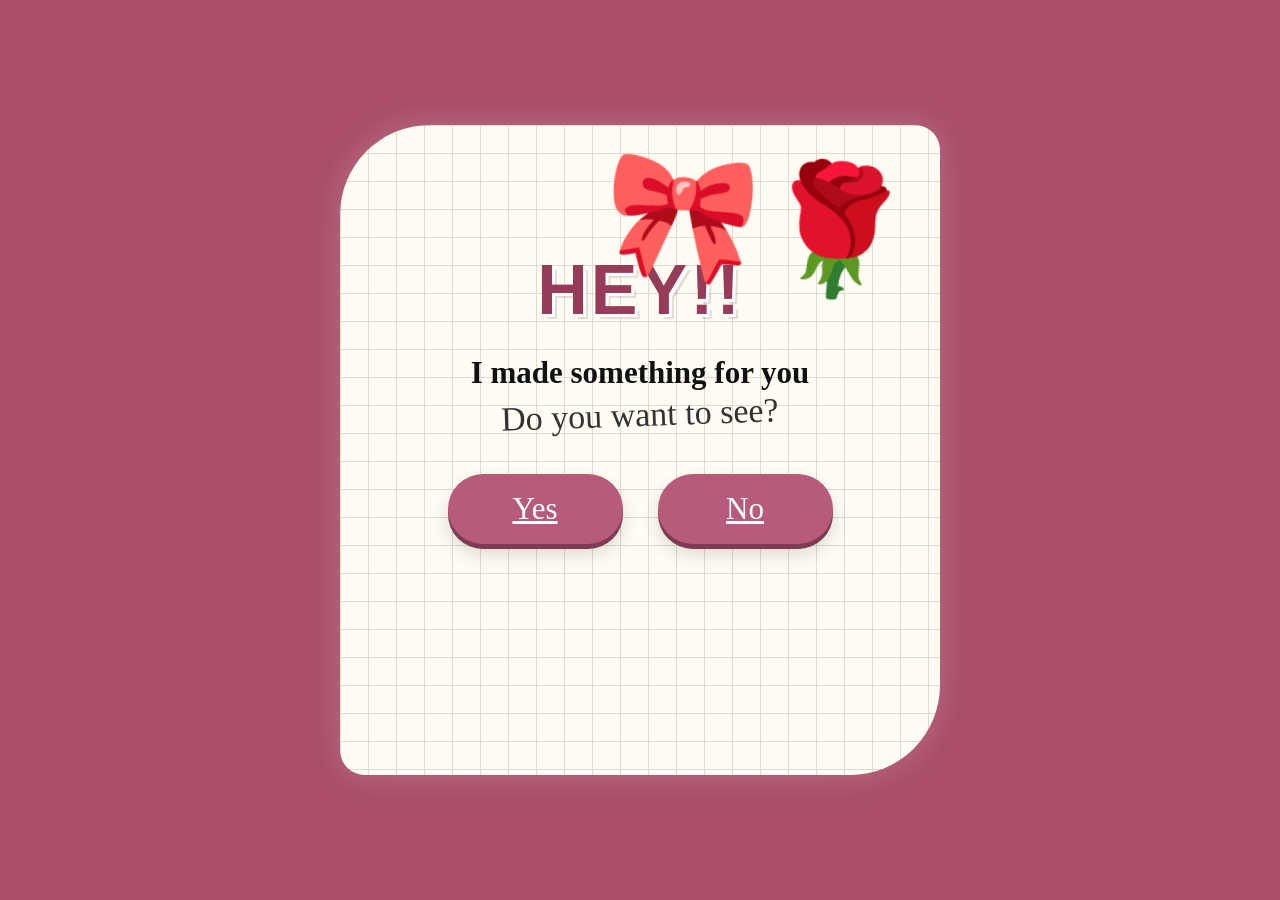
<file: Index.html>
<!DOCTYPE html>
<html lang="en">
<head>
<meta charset="UTF-8">
<meta name="viewport" content="width=device-width, initial-scale=1.0">

<title>Hey!! 💗</title>

<style>

*{
    margin:0;
    padding:0;
    box-sizing:border-box;
}

body{
    min-height:100vh;
    background:#000;
    display:flex;
    justify-content:center;
    align-items:center;
    overflow:hidden;
    font-family:Arial, sans-serif;
}


/* PINK BACKGROUND */

body::before{
    content:"";
    position:fixed;
    inset:0;
    background:#a94d69;
    z-index:-2;
}


/* PAPER */

.card{
    position:relative;

    width:94%;
    max-width:600px;
    height:650px;

    background-color:#fffdf3;

    background-image:
        linear-gradient(#dedbd0 1px, transparent 1px),
        linear-gradient(90deg,#dedbd0 1px,transparent 1px);

    background-size:28px 28px;

    border-radius:
        90px 25px 90px 25px;

    display:flex;
    flex-direction:column;
    align-items:center;

    padding-top:55px;

    box-shadow:
        0 0 35px rgba(255,255,255,.2);

    overflow:hidden;

    animation:cardIn 1s ease;
}


/* DOG */

.dog{
    position:absolute;

    right:25px;
    top:25px;

    font-size:125px;

    transform:rotate(5deg);

    animation:dogFloat 3s ease-in-out infinite;
}

/* HEY */

.hey{
    margin-top:70px;

    font-size:70px;

    font-weight:900;

    letter-spacing:3px;

    color:#963c58;

    text-shadow:
        3px 3px white,
        5px 5px rgba(100,30,50,.15);

    animation:heyPop 1s ease;
}


/* MESSAGE */

.message{
    margin-top:25px;

    font-family:cursive;

    font-size:31px;

    font-weight:bold;

    text-align:center;

    color:#111;

    animation:fadeUp 1.2s ease;
}


/* QUESTION */

.question{
    margin-top:5px;

    font-family:cursive;

    font-size:34px;

    color:#333;

    transform:rotate(-2deg);

    animation:fadeUp 1.4s ease;
}


/* BUTTONS */

.buttons{
    display:flex;

    gap:35px;

    margin-top:40px;

    z-index:5;

    animation:fadeUp 1.6s ease;
}


button{
    width:175px;

    padding:17px 25px;

    border:none;

    border-radius:50px;

    background:#b65b79;

    color:white;

    font-family:Georgia,serif;

    font-size:31px;

    text-decoration:underline;

    cursor:pointer;

    box-shadow:
        0 5px 0 #803a52,
        0 10px 20px rgba(0,0,0,.15);

    transition:.2s;
}


button:hover{
    transform:translateY(-5px) scale(1.04);
}


button:active{
    transform:translateY(4px);

    box-shadow:
        0 2px 0 #803a52;
}


/* ANIMATIONS */

@keyframes cardIn{

    from{
        opacity:0;
        transform:scale(.75) rotate(-5deg);
    }

    to{
        opacity:1;
        transform:scale(1) rotate(0);
    }

}


@keyframes heyPop{

    0%{
        opacity:0;
        transform:scale(.3);
    }

    70%{
        transform:scale(1.15);
    }

    100%{
        opacity:1;
        transform:scale(1);
    }

}


@keyframes fadeUp{

    from{
        opacity:0;
        transform:translateY(30px);
    }

    to{
        opacity:1;
        transform:translateY(0);
    }

}


@keyframes dogFloat{

    0%,100%{
        transform:translateY(0) rotate(5deg);
    }

    50%{
        transform:translateY(-12px) rotate(-3deg);
    }

}


/* MOBILE */

@media(max-width:500px){

    .card{
        height:600px;
    }

    .dog{
        font-size:90px;
        right:15px;
        top:30px;
    }

    .hey{
        font-size:57px;
        margin-top:65px;
    }

    .message{
        font-size:25px;
        margin-top:30px;
    }

    .question{
        font-size:28px;
    }

    .buttons{
        gap:15px;
        margin-top:35px;
    }

    button{
        width:140px;
        font-size:27px;
        padding:15px 15px;
    }

}

</style>

</head>


<body>

<div class="card">

    <!-- Cute Dog -->
    <div class="dog">🎀🌹</div>


    <!-- HEY -->
    <div class="hey">
        HEY!!
    </div>


    <!-- MESSAGE -->
    <div class="message">
        I made something for you
    </div>


    <!-- QUESTION -->
    <div class="question">
        Do you want to see?
    </div>


    <!-- BUTTONS -->
    <div class="buttons">

        <button onclick="goYes()">
            Yes
        </button>

        <button onclick="goNo()">
            No
        </button>

    </div>

</div>


<script>

function goYes(){

    window.location.href="goodgirl.html";

}


function goNo(){

    window.location.href="dare.html";

}

</script>

</body>
</html>
</file>
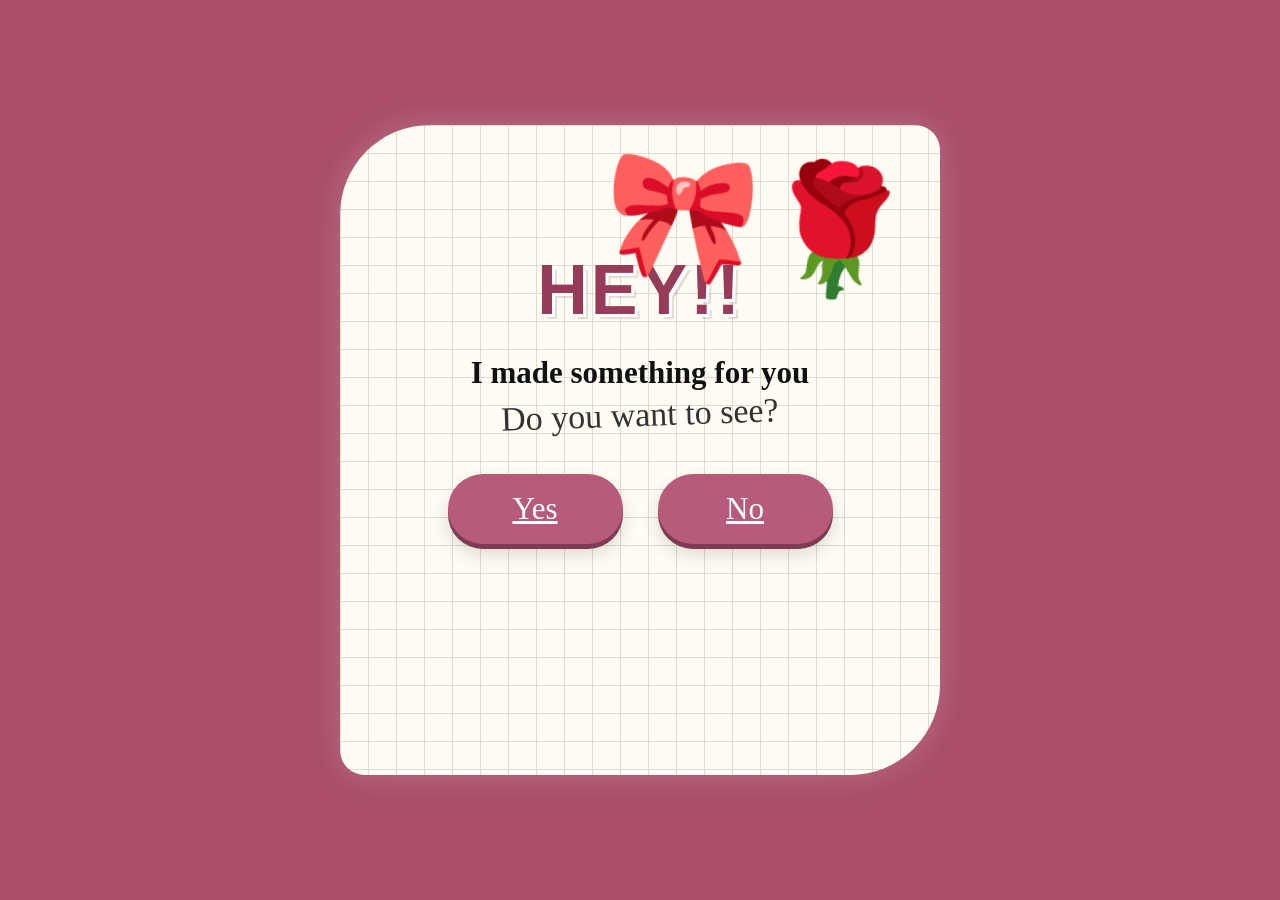
<file: index.html>
<!DOCTYPE html>
<html lang="en">
<head>
<meta charset="UTF-8">
<meta name="viewport" content="width=device-width, initial-scale=1.0">

<title>Hey!! 💗</title>

<style>

*{
    margin:0;
    padding:0;
    box-sizing:border-box;
}

body{
    min-height:100vh;
    background:#000;
    display:flex;
    justify-content:center;
    align-items:center;
    overflow:hidden;
    font-family:Arial, sans-serif;
}


/* PINK BACKGROUND */

body::before{
    content:"";
    position:fixed;
    inset:0;
    background:#a94d69;
    z-index:-2;
}


/* PAPER */

.card{
    position:relative;

    width:94%;
    max-width:600px;
    height:650px;

    background-color:#fffdf3;

    background-image:
        linear-gradient(#dedbd0 1px, transparent 1px),
        linear-gradient(90deg,#dedbd0 1px,transparent 1px);

    background-size:28px 28px;

    border-radius:
        90px 25px 90px 25px;

    display:flex;
    flex-direction:column;
    align-items:center;

    padding-top:55px;

    box-shadow:
        0 0 35px rgba(255,255,255,.2);

    overflow:hidden;

    animation:cardIn 1s ease;
}


/* DOG */

.dog{
    position:absolute;

    right:25px;
    top:25px;

    font-size:125px;

    transform:rotate(5deg);

    animation:dogFloat 3s ease-in-out infinite;
}

/* HEY */

.hey{
    margin-top:70px;

    font-size:70px;

    font-weight:900;

    letter-spacing:3px;

    color:#963c58;

    text-shadow:
        3px 3px white,
        5px 5px rgba(100,30,50,.15);

    animation:heyPop 1s ease;
}


/* MESSAGE */

.message{
    margin-top:25px;

    font-family:cursive;

    font-size:31px;

    font-weight:bold;

    text-align:center;

    color:#111;

    animation:fadeUp 1.2s ease;
}


/* QUESTION */

.question{
    margin-top:5px;

    font-family:cursive;

    font-size:34px;

    color:#333;

    transform:rotate(-2deg);

    animation:fadeUp 1.4s ease;
}


/* BUTTONS */

.buttons{
    display:flex;

    gap:35px;

    margin-top:40px;

    z-index:5;

    animation:fadeUp 1.6s ease;
}


button{
    width:175px;

    padding:17px 25px;

    border:none;

    border-radius:50px;

    background:#b65b79;

    color:white;

    font-family:Georgia,serif;

    font-size:31px;

    text-decoration:underline;

    cursor:pointer;

    box-shadow:
        0 5px 0 #803a52,
        0 10px 20px rgba(0,0,0,.15);

    transition:.2s;
}


button:hover{
    transform:translateY(-5px) scale(1.04);
}


button:active{
    transform:translateY(4px);

    box-shadow:
        0 2px 0 #803a52;
}


/* ANIMATIONS */

@keyframes cardIn{

    from{
        opacity:0;
        transform:scale(.75) rotate(-5deg);
    }

    to{
        opacity:1;
        transform:scale(1) rotate(0);
    }

}


@keyframes heyPop{

    0%{
        opacity:0;
        transform:scale(.3);
    }

    70%{
        transform:scale(1.15);
    }

    100%{
        opacity:1;
        transform:scale(1);
    }

}


@keyframes fadeUp{

    from{
        opacity:0;
        transform:translateY(30px);
    }

    to{
        opacity:1;
        transform:translateY(0);
    }

}


@keyframes dogFloat{

    0%,100%{
        transform:translateY(0) rotate(5deg);
    }

    50%{
        transform:translateY(-12px) rotate(-3deg);
    }

}


/* MOBILE */

@media(max-width:500px){

    .card{
        height:600px;
    }

    .dog{
        font-size:90px;
        right:15px;
        top:30px;
    }

    .hey{
        font-size:57px;
        margin-top:65px;
    }

    .message{
        font-size:25px;
        margin-top:30px;
    }

    .question{
        font-size:28px;
    }

    .buttons{
        gap:15px;
        margin-top:35px;
    }

    button{
        width:140px;
        font-size:27px;
        padding:15px 15px;
    }

}

</style>

</head>


<body>

<div class="card">

    <!-- Cute Dog -->
    <div class="dog">🎀🌹</div>


    <!-- HEY -->
    <div class="hey">
        HEY!!
    </div>


    <!-- MESSAGE -->
    <div class="message">
        I made something for you
    </div>


    <!-- QUESTION -->
    <div class="question">
        Do you want to see?
    </div>


    <!-- BUTTONS -->
    <div class="buttons">

        <button onclick="goYes()">
            Yes
        </button>

        <button onclick="goNo()">
            No
        </button>

    </div>

</div>


<script>

function goYes(){

    window.location.href="goodgirl.html";

}


function goNo(){

    window.location.href="dare.html";

}

</script>

</body>
</html>
</file>
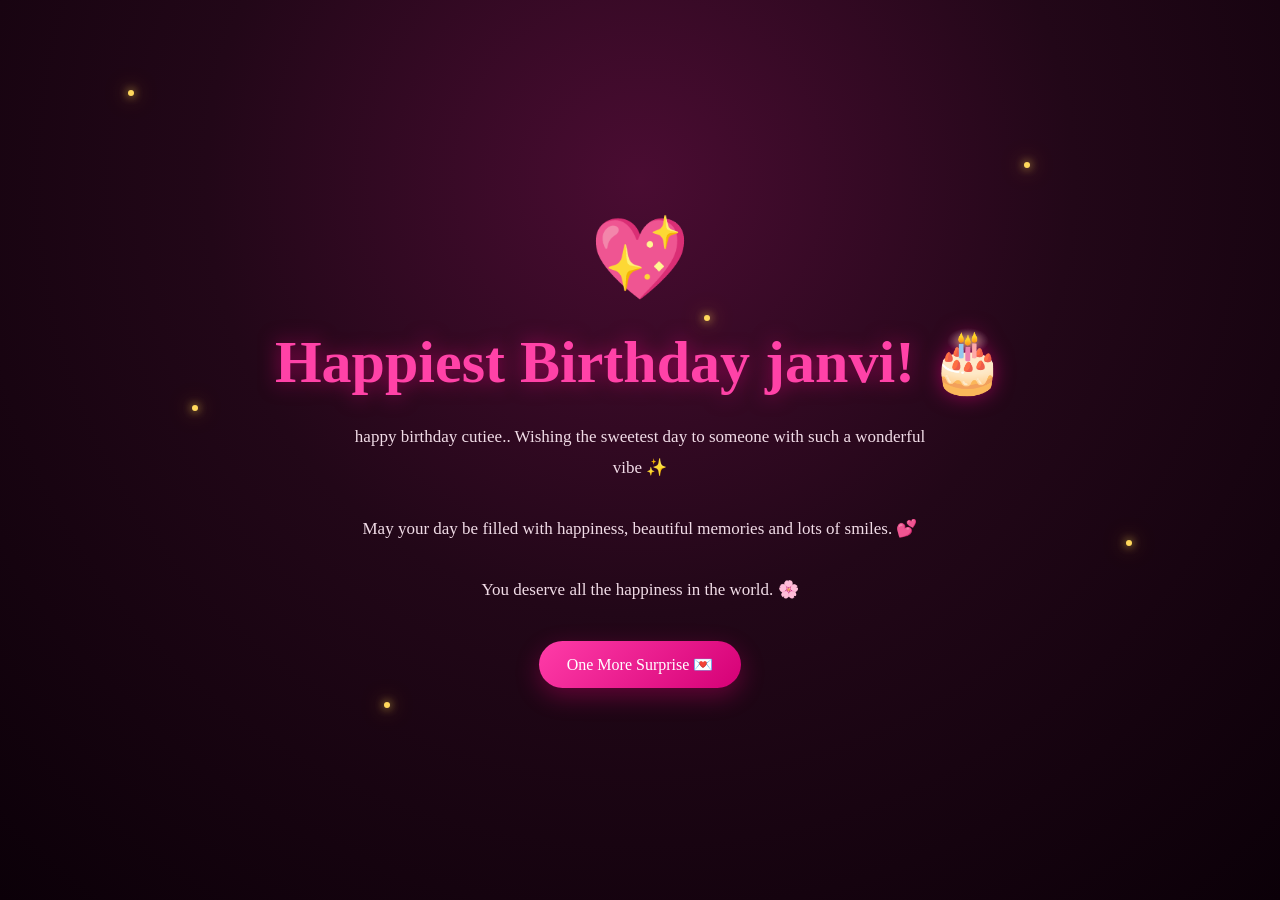
<file: 2Surprise.html>
<!DOCTYPE html>
<html lang="en">

<head>

<meta charset="UTF-8">

<meta
    name="viewport"
    content="width=device-width, initial-scale=1.0"
>

<title>Happy Birthday ❤️</title>


<style>
  /* =========================
   FLOATING BALLOONS
========================= */

.balloons {
    position: fixed;
    inset: 0;
    width: 100%;
    height: 100%;
    overflow: hidden;
    pointer-events: none;
    z-index: 1;
}

.balloon {
    position: absolute;
    width: 55px;
    height: 75px;
    border-radius: 50%;
    opacity: 0.9;

    animation: balloonFloat 10s linear infinite;
}

/* Balloon string */

.balloon::after {
    content: "";
    position: absolute;
    width: 1px;
    height: 75px;
    background: rgba(255,255,255,0.45);

    left: 50%;
    top: 72px;
}

/* Balloon knot */

.balloon::before {
    content: "";
    position: absolute;

    left: 50%;
    bottom: -7px;

    transform: translateX(-50%);

    width: 0;
    height: 0;

    border-left: 7px solid transparent;
    border-right: 7px solid transparent;
    border-top: 9px solid currentColor;
}


/* Different balloons */

.b1 {
    left: 5%;
    bottom: -100px;
    background: #ff4f91;
    color: #ff4f91;
    animation-delay: 0s;
}

.b2 {
    left: 18%;
    bottom: -150px;
    background: #a94de8;
    color: #a94de8;
    animation-delay: 2s;
}

.b3 {
    left: 35%;
    bottom: -120px;
    background: #ff3f7f;
    color: #ff3f7f;
    animation-delay: 4s;
}

.b4 {
    left: 52%;
    bottom: -180px;
    background: #ffb52e;
    color: #ffb52e;
    animation-delay: 1s;
}

.b5 {
    left: 68%;
    bottom: -100px;
    background: #e94b83;
    color: #e94b83;
    animation-delay: 5s;
}

.b6 {
    left: 82%;
    bottom: -160px;
    background: #9b45dc;
    color: #9b45dc;
    animation-delay: 3s;
}

.b7 {
    left: 92%;
    bottom: -130px;
    background: #ff4d6d;
    color: #ff4d6d;
    animation-delay: 6s;
}

.b8 {
    left: 45%;
    bottom: -200px;
    background: #ff6b35;
    color: #ff6b35;
    animation-delay: 7s;
}


/* Floating animation */

@keyframes balloonFloat {

    0% {
        transform: translateY(0) rotate(-3deg);
    }

    25% {
        transform: translateY(-30vh) rotate(3deg);
    }

    50% {
        transform: translateY(-60vh) rotate(-3deg);
    }

    75% {
        transform: translateY(-90vh) rotate(3deg);
    }

    100% {
        transform: translateY(-125vh) rotate(-3deg);
    }

}
  /* =========================
   FALLING PARTY CONFETTI
========================= */

.confetti-container {
    position: fixed;
    inset: 0;
    width: 100%;
    height: 100%;
    overflow: hidden;
    pointer-events: none;
    z-index: 50;
}

.confetti {
    position: absolute;
    top: -40px;
    width: 12px;
    height: 18px;
    opacity: 0;
    animation: confettiFall linear forwards;
}

/* Different party shapes */
.confetti.square {
    border-radius: 2px;
}

.confetti.circle {
    border-radius: 50%;
    width: 11px;
    height: 11px;
}

.confetti.ribbon {
    width: 7px;
    height: 25px;
    border-radius: 50%;
    transform: rotate(25deg);
}

@keyframes confettiFall {

    0% {
        transform:
            translateY(-50px)
            rotate(0deg)
            translateX(0);
        opacity: 0;
    }

    10% {
        opacity: 1;
    }

    50% {
        transform:
            translateY(50vh)
            rotate(180deg)
            translateX(35px);
        opacity: 1;
    }

    100% {
        transform:
            translateY(115vh)
            rotate(500deg)
            translateX(-35px);
        opacity: 0;
    }
}

/* =========================
   BASIC
========================= */

* {
    margin: 0;
    padding: 0;
    box-sizing: border-box;
}

html,
body {
    width: 100%;
    min-height: 100%;
}

body {

    min-height: 100vh;

    overflow-x: hidden;

    font-family: Georgia, serif;

    color: white;

    background:

        radial-gradient(
            circle at 50% 20%,
            #4a0c32,
            #220718 45%,
            #0b0008 100%
        );
}


/* =========================
   STARS
========================= */

.star {

    position: fixed;

    width: 6px;
    height: 6px;

    border-radius: 50%;

    background: #ffd85c;

    box-shadow:
        0 0 10px #ffd85c,
        0 0 22px #ff9c00;

    animation:
        blink 2s infinite alternate;

    z-index: 2;
}


.s1 {
    top: 10%;
    left: 10%;
}

.s2 {
    top: 18%;
    left: 80%;
    animation-delay: .5s;
}

.s3 {
    top: 45%;
    left: 15%;
    animation-delay: 1s;
}

.s4 {
    top: 60%;
    left: 88%;
    animation-delay: .3s;
}

.s5 {
    top: 78%;
    left: 30%;
    animation-delay: .8s;
}

.s6 {
    top: 35%;
    left: 55%;
    animation-delay: 1.3s;
}


@keyframes blink {

    from {
        opacity: .2;
        transform: scale(.7);
    }

    to {
        opacity: 1;
        transform: scale(1.5);
    }
}
  .onemore-btn {

    display: inline-block;

    margin-top: 35px;

    padding: 14px 28px;

    border-radius: 30px;

    background:
        linear-gradient(
            135deg,
            #ff3ca8,
            #d50076
        );

    color: white;

    text-decoration: none;

    font-size: 16px;

    box-shadow:
        0 8px 25px
        rgba(255,0,130,.3);

    transition: .3s;
}

.onemore-btn:active {

    transform: scale(.94);

}


/* =========================
   MAIN CONTENT
========================= */

.main {

    min-height: 100vh;

    padding: 40px 25px;

    display: flex;

    flex-direction: column;

    justify-content: center;

    align-items: center;

    text-align: center;

    position: relative;

    z-index: 5;
}


/* Heart */

.heart {

    font-size: 80px;

    animation:
        heartbeat 1.4s infinite;
}


@keyframes heartbeat {

    0%,
    100% {
        transform: scale(1);
    }

    50% {
        transform: scale(1.18);
    }
}


/* Heading */

h1 {

    margin-top: 20px;

    font-size:
        clamp(35px, 9vw, 60px);

    color: #ff42a7;

    text-shadow:
        0 0 20px rgba(255,0,140,.5);
}


/* Message */

.message {

    max-width: 600px;

    margin-top: 25px;

    line-height: 1.8;

    font-size: 17px;

    color: #f1dce7;
}


/* Button */

button {

    margin-top: 35px;

    padding:
        14px 28px;

    border: none;

    border-radius: 30px;

    background:
        linear-gradient(
            135deg,
            #ff3ca8,
            #d50076
        );

    color: white;

    font-size: 16px;

    cursor: pointer;

    box-shadow:
        0 8px 25px
        rgba(255,0,130,.3);
}


button:active {

    transform: scale(.94);
}


/* =========================
   CURTAIN
========================= */

.curtain {

    position: fixed;

    top: 0;

    width: 50%;

    height: 100%;

    z-index: 9999;

    background:

        repeating-linear-gradient(
            90deg,
            #52001f 0px,
            #8b0037 18px,
            #b5004d 30px,
            #5a0024 45px
        );

    box-shadow:
        inset 0 0 30px
        rgba(0,0,0,.5);

    transition:
        transform 1.3s
        cubic-bezier(.8,0,.2,1);
}


/*
   IMPORTANT:

   Second page starts with
   curtain CLOSED.
*/

.leftCurtain {

    left: 0;

    transform: translateX(0);
}


.rightCurtain {

    right: 0;

    transform: translateX(0);
}


/*
   Then curtains open
*/

.leftCurtain.open {

    transform:
        translateX(-100%);
}


.rightCurtain.open {

    transform:
        translateX(100%);
}
  /* =========================
   NEXT PAGE TRANSITION
========================= */

.next-transition {
    position: fixed;
    inset: 0;
    background:
        radial-gradient(
            circle,
            #ff3c9d,
            #7b003d,
            #120008
        );

    z-index: 99999;

    display: flex;
    justify-content: center;
    align-items: center;

    opacity: 0;
    visibility: hidden;

    transition: opacity .6s ease;
}

.next-transition.show {
    opacity: 1;
    visibility: visible;
}

.transition-heart {
    font-size: 90px;

    animation: none;
}

.next-transition.show .transition-heart {
    animation: finalHeart 1.4s ease forwards;
}

@keyframes finalHeart {

    0% {
        transform: scale(.3);
        opacity: 0;
    }

    50% {
        transform: scale(1.3);
        opacity: 1;
    }

    100% {
        transform: scale(6);
        opacity: 0;
    }
}

</style>

</head>


<body>
  <!-- BALLOONS -->
<div class="balloons">

    <div class="balloon b1"></div>
    <div class="balloon b2"></div>
    <div class="balloon b3"></div>
    <div class="balloon b4"></div>
    <div class="balloon b5"></div>
    <div class="balloon b6"></div>
    <div class="balloon b7"></div>
    <div class="balloon b8"></div>

</div>

  <!-- PARTY CONFETTI -->
<div class="confetti-container" id="confettiContainer"></div>

<!-- STARS -->

<div class="star s1"></div>
<div class="star s2"></div>
<div class="star s3"></div>
<div class="star s4"></div>
<div class="star s5"></div>
<div class="star s6"></div>



<!-- =========================
     BIRTHDAY CONTENT
========================= -->

<div class="main">

    <div class="heart">
        💖
    </div>


    <h1>
        Happiest Birthday janvi! 🎂
    </h1>


    <div class="message">

        happy birthday cutiee.. Wishing the sweetest day to someone with such a wonderful vibe ✨

        <br><br>

        May your day be filled with
        happiness, beautiful memories
        and lots of smiles. 💕

        <br><br>

        You deserve all the happiness
        in the world. 🌸

    </div>


    <a href="3Onemore.html" class="onemore-btn" id="surpriseBtn">
    One More Surprise 💌
</a>

      

  

</div>



<!-- =========================
     CURTAIN
========================= -->

<div
    class="curtain leftCurtain"
    id="leftCurtain">
</div>


<div
    class="curtain rightCurtain"
    id="rightCurtain">
</div>



<script>

/*
   When second webpage loads,
   wait a little and open curtains.
*/

window.addEventListener("load", function() {

    setTimeout(function() {

        document
            .getElementById("leftCurtain")
            .classList.add("open");

        document
            .getElementById("rightCurtain")
            .classList.add("open");

    }, 300);

});






</script>

<script>

const confettiContainer =
    document.getElementById("confettiContainer");

const confettiShapes = [
    "square",
    "circle",
    "ribbon"
];

const confettiColors = [
    "#ff3b81",
    "#ffcc33",
    "#7c4dff",
    "#00c2ff",
    "#ff7043",
    "#e91e63",
    "#9c27b0"
];

function createConfetti() {

    const confetti =
        document.createElement("span");

    confetti.classList.add(
        "confetti",
        confettiShapes[
            Math.floor(
                Math.random() *
                confettiShapes.length
            )
        ]
    );

    confetti.style.left =
        Math.random() * 100 + "vw";

    confetti.style.background =
        confettiColors[
            Math.floor(
                Math.random() *
                confettiColors.length
            )
        ];

    confetti.style.animationDuration =
        (4 + Math.random() * 4) + "s";

    confetti.style.animationDelay =
        Math.random() * 2 + "s";

    confettiContainer.appendChild(confetti);

    setTimeout(() => {
        confetti.remove();
    }, 9000);
}


/* Continuous party confetti */

for (let i = 0; i < 45; i++) {
    createConfetti();
}

setInterval(() => {
    createConfetti();
}, 350);

</script>
  <!-- NEXT PAGE TRANSITION -->

<div
    class="next-transition"
    id="nextTransition">

    <div class="transition-heart">
        ❤️
    </div>

</div>
  <script>

document
    .getElementById("surpriseBtn")
    .addEventListener("click", function () {

        const transition =
            document.getElementById("nextTransition");

        transition.classList.add("show");


        setTimeout(function () {

            window.location.href =
                "Heart.html";

        }, 1500);

    });

  </script>
</body>

</html>
</file>
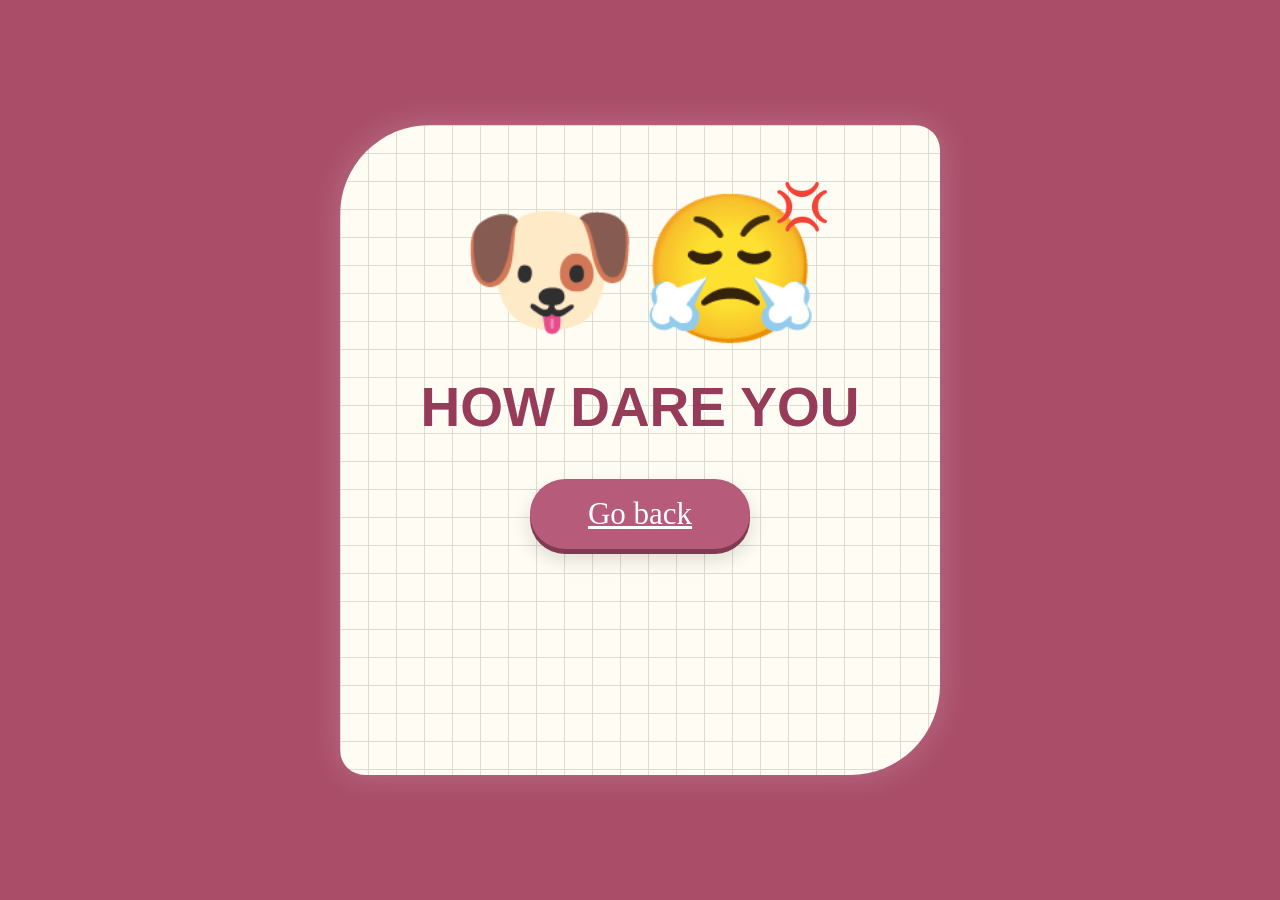
<file: dare.html>
<!DOCTYPE html>
<html lang="en">

<head>

<meta charset="UTF-8">
<meta name="viewport"
      content="width=device-width, initial-scale=1.0">

<title>How Dare You 😤</title>

<style>

*{
    margin:0;
    padding:0;
    box-sizing:border-box;
}

body{
    min-height:100vh;

    background:#000;

    display:flex;
    justify-content:center;
    align-items:center;

    overflow:hidden;

    font-family:Arial,sans-serif;
}


/* Pink background */

body::before{
    content:"";

    position:fixed;

    inset:0;

    background:#a94d69;

    z-index:-2;
}


/* Paper */

.card{
    position:relative;

    width:94%;
    max-width:600px;
    height:650px;

    background-color:#fffdf3;

    background-image:
        linear-gradient(#dedbd0 1px,transparent 1px),
        linear-gradient(90deg,#dedbd0 1px,transparent 1px);

    background-size:28px 28px;

    border-radius:90px 25px 90px 25px;

    display:flex;

    flex-direction:column;

    align-items:center;

    padding-top:45px;

    overflow:hidden;

    box-shadow:
        0 0 35px rgba(255,255,255,.2);

    animation:cardIn 1s ease;
}


/* Angry dog */

.dog{
    font-size:145px;

    margin-top:15px;

    animation:angryShake .7s ease-in-out infinite;
}


/* Angry symbol */

.angry{
    position:absolute;

    top:55px;
    right:110px;

    font-size:45px;

    animation:angerPop 1s infinite;
}


/* HOW DARE YOU */

.dareText{
    margin-top:20px;

    font-size:55px;

    font-weight:900;

    color:#963c58;

    text-align:center;

    text-shadow:
        2px 2px white;

    animation:darePop .8s ease;
}


/* Go back */

button{
    margin-top:40px;

    width:220px;

    padding:17px;

    border:none;

    border-radius:50px;

    background:#b65b79;

    color:white;

    font-family:Georgia,serif;

    font-size:31px;

    text-decoration:underline;

    cursor:pointer;

    box-shadow:
        0 5px 0 #803a52,
        0 10px 20px rgba(0,0,0,.15);

    transition:.2s;
}

button:hover{
    transform:translateY(-5px) scale(1.04);
}

button:active{
    transform:translateY(4px);

    box-shadow:0 2px 0 #803a52;
}


/* Animations */

@keyframes cardIn{

    from{
        opacity:0;
        transform:scale(.75) rotate(-5deg);
    }

    to{
        opacity:1;
        transform:scale(1) rotate(0);
    }

}


@keyframes angryShake{

    0%,100%{
        transform:translateX(0) rotate(0);
    }

    25%{
        transform:translateX(-7px) rotate(-3deg);
    }

    75%{
        transform:translateX(7px) rotate(3deg);
    }

}


@keyframes angerPop{

    0%,100%{
        transform:scale(1);
    }

    50%{
        transform:scale(1.3);
    }

}


@keyframes darePop{

    0%{
        opacity:0;
        transform:scale(.5);
    }

    80%{
        transform:scale(1.1);
    }

    100%{
        opacity:1;
        transform:scale(1);
    }

}


/* Mobile */

@media(max-width:500px){

    .card{
        height:600px;
    }

    .dog{
        font-size:110px;
    }

    .dareText{
        font-size:42px;
    }

    .angry{
        right:70px;
        font-size:35px;
    }

    button{
        width:190px;
        font-size:28px;
    }

}

</style>

</head>


<body>

<div class="card">

    <!-- Angry cute dog -->
    <div class="dog">
        🐶😤
    </div>

    <!-- Angry sign -->
    <div class="angry">
        💢
    </div>

    <!-- Text -->
    <div class="dareText">
        HOW DARE YOU
    </div>

    <!-- Go Back -->
    <button onclick="goBack()">
        Go back
    </button>

</div>


<script>

function goBack(){

    window.location.href="index.html";

}

</script>

</body>

</html>
</file>
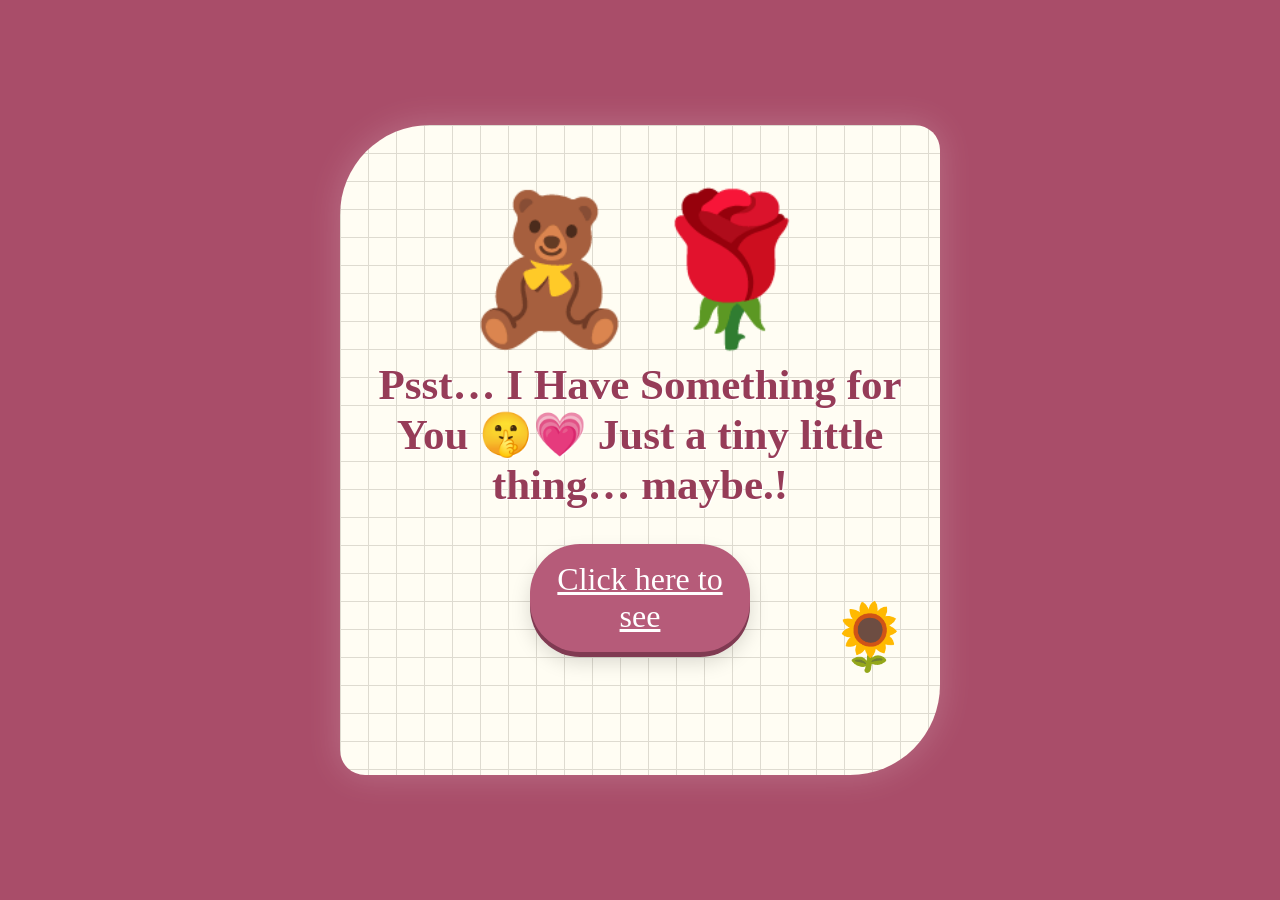
<file: goodgirl.html>
<!DOCTYPE html>
<html lang="en">

<head>

<meta charset="UTF-8">
<meta name="viewport" content="width=device-width, initial-scale=1.0">

<title>Good Girl 💗</title>

<style>

*{
    margin:0;
    padding:0;
    box-sizing:border-box;
}

body{
    min-height:100vh;
    background:#000;
    display:flex;
    justify-content:center;
    align-items:center;
    overflow:hidden;
    font-family:Arial,sans-serif;
}

/* Pink background */

body::before{
    content:"";
    position:fixed;
    inset:0;
    background:#a94d69;
    z-index:-2;
}

/* Paper */

.card{
    position:relative;

    width:94%;
    max-width:600px;
    height:650px;

    background-color:#fffdf3;

    background-image:
        linear-gradient(#dedbd0 1px,transparent 1px),
        linear-gradient(90deg,#dedbd0 1px,transparent 1px);

    background-size:28px 28px;

    border-radius:90px 25px 90px 25px;

    display:flex;
    flex-direction:column;
    align-items:center;

    padding-top:45px;

    overflow:hidden;

    box-shadow:0 0 35px rgba(255,255,255,.2);

    animation:cardIn 1s ease;
}

/* Dog */

.dog{
    font-size:145px;

    margin-top:15px;

    animation:
        dogBounce 2s ease-in-out infinite;
}

/* Good text */

.goodText{
    margin-top:5px;

    font-family:cursive;

    font-size:43px;
    font-weight:bold;

    color:#963c58;

    text-align:center;

    text-shadow:1px 1px white;

    animation:fadeUp 1s ease;
}

/* Sunflower */

.flower{
    position:absolute;

    right:30px;
    bottom:100px;

    font-size:65px;

    animation:flowerFloat 2s ease-in-out infinite;
}

/* Click button */

button{
    margin-top:35px;

    width:220px;

    padding:17px;

    border:none;

    border-radius:50px;

    background:#b65b79;

    color:white;

    font-family:Georgia,serif;

    font-size:32px;

    text-decoration:underline;

    cursor:pointer;

    box-shadow:
        0 5px 0 #803a52,
        0 10px 20px rgba(0,0,0,.15);

    transition:.2s;

    animation:fadeUp 1.4s ease;
}

button:hover{
    transform:translateY(-5px) scale(1.04);
}

button:active{
    transform:translateY(4px);

    box-shadow:0 2px 0 #803a52;
}

/* Animations */

@keyframes cardIn{

    from{
        opacity:0;
        transform:scale(.75) rotate(-5deg);
    }

    to{
        opacity:1;
        transform:scale(1) rotate(0);
    }

}

@keyframes dogBounce{

    0%,100%{
        transform:translateY(0);
    }

    50%{
        transform:translateY(-12px);
    }

}

@keyframes fadeUp{

    from{
        opacity:0;
        transform:translateY(30px);
    }

    to{
        opacity:1;
        transform:translateY(0);
    }

}

@keyframes flowerFloat{

    0%,100%{
        transform:rotate(-5deg) translateY(0);
    }

    50%{
        transform:rotate(5deg) translateY(-8px);
    }

}

/* Mobile */

@media(max-width:500px){

    .card{
        height:600px;
    }

    .dog{
        font-size:110px;
    }

    .goodText{
        font-size:34px;
    }

    .flower{
        font-size:50px;
        right:20px;
    }

    button{
        width:190px;
        font-size:28px;
    }

}

</style>

</head>


<body>

<div class="card">

    <!-- Cute dog -->
    <div class="dog">
        🧸🌹
    </div>

    <!-- Text -->
    <div class="goodText">
        Psst… I Have Something for You 🤫💗
Just a tiny little thing… maybe.!
    </div>

    <!-- Sunflower -->
    <div class="flower">
        🌻
    </div>

    <!-- Click -->
    <button onclick="nextPage()">
        Click here to see
    </button>

</div>


<script>

function nextPage(){

    // Yahan apne next webpage ka naam likhna
    window.location.href="1index.html";

}

</script>

</body>

</html>
</file>
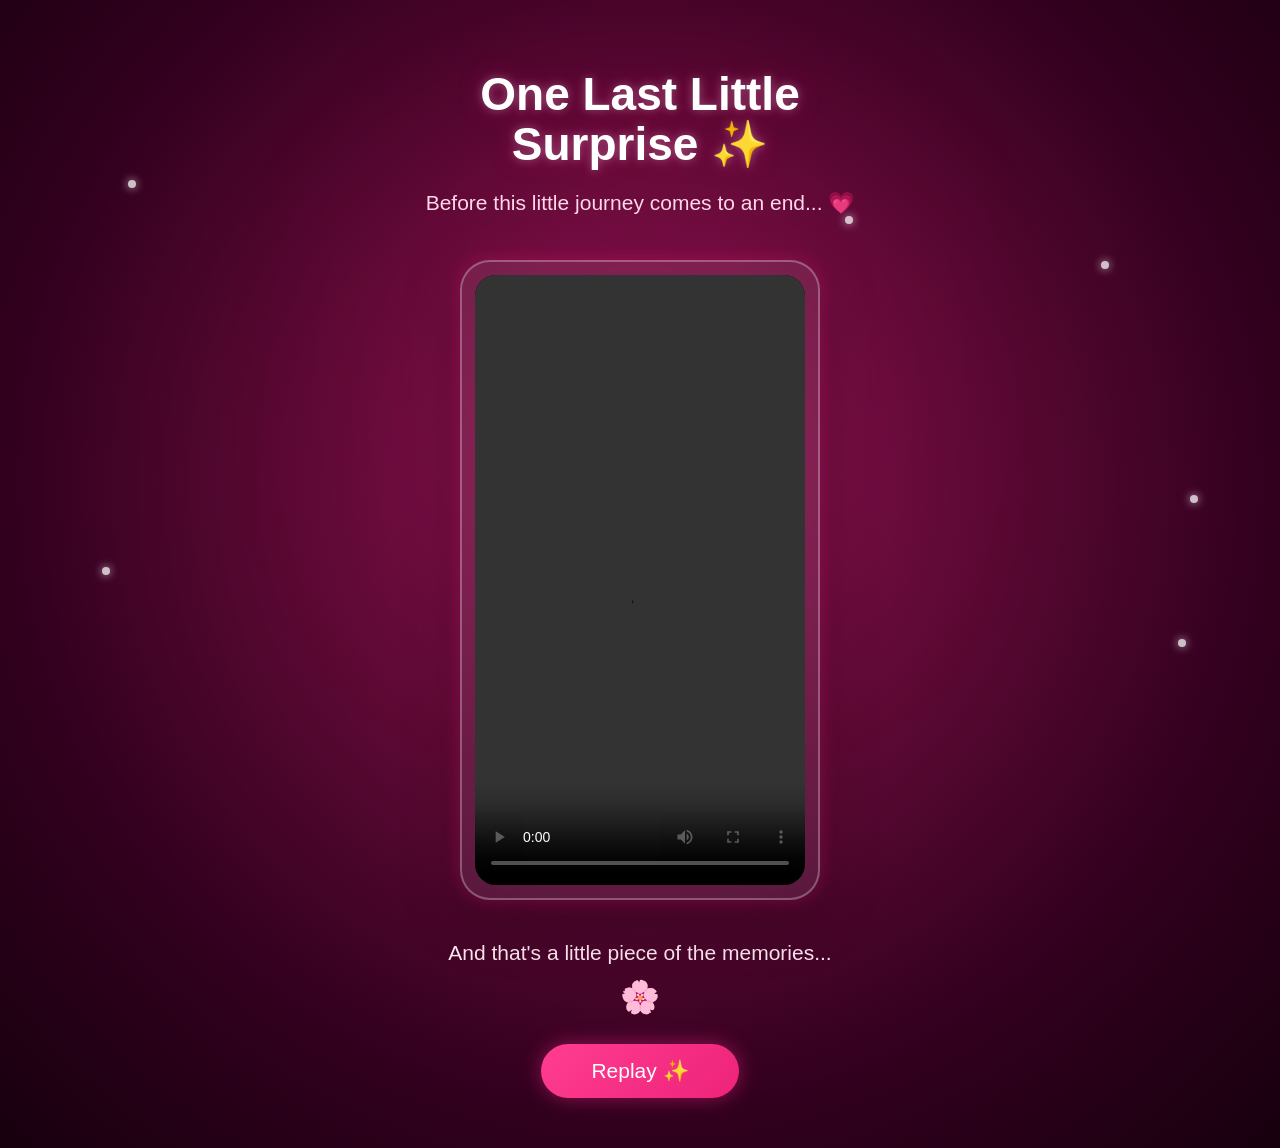
<file: last.html>
<!DOCTYPE html>
<html lang="en">

<head>

<meta charset="UTF-8">

<meta name="viewport"
content="width=device-width, initial-scale=1.0">

<title>One Last Surprise ✨</title>

<style>

* {
    box-sizing: border-box;
}

html,
body {
    margin: 0;
    padding: 0;
    width: 100%;
    min-height: 100%;
}

body {
    font-family: Arial, sans-serif;
    color: white;
    text-align: center;
    overflow-x: hidden;

    background:
    radial-gradient(
        circle at 50% 42%,
        #85154d 0%,
        #5b0934 38%,
        #32001e 68%,
        #17000e 100%
    );
}


/* =========================
   BACKGROUND GLOW
========================= */

body::before {
    content: "";

    position: fixed;

    width: 380px;
    height: 380px;

    top: 42%;
    left: 50%;

    transform: translate(-50%, -50%);

    background: #ff167d;

    filter: blur(130px);

    opacity: .12;

    pointer-events: none;
}


/* =========================
   STARS
========================= */

.stars {
    position: fixed;
    inset: 0;
    pointer-events: none;
    z-index: 0;
}

.star {
    position: absolute;

    width: 8px;
    height: 8px;

    border-radius: 50%;

    background: white;

    box-shadow:
    0 0 10px white;

    opacity: .75;

    animation:
    twinkle 3s infinite ease-in-out;
}

.s1 {
    top: 20%;
    left: 10%;
}

.s2 {
    top: 24%;
    left: 66%;
    animation-delay: 1s;
}

.s3 {
    top: 29%;
    left: 86%;
    animation-delay: 2s;
}

.s4 {
    top: 63%;
    left: 8%;
    animation-delay: .5s;
}

.s5 {
    top: 71%;
    left: 92%;
    animation-delay: 1.5s;
}

.s6 {
    top: 88%;
    left: 45%;
    animation-delay: 2.5s;
}

.s7 {
    top: 55%;
    left: 93%;
    animation-delay: .8s;
}

@keyframes twinkle {

    0%,100% {
        transform: scale(.7);
        opacity: .35;
    }

    50% {
        transform: scale(1.5);
        opacity: 1;
    }
}


/* =========================
   MAIN
========================= */

.container {
    position: relative;

    z-index: 2;

    width: 100%;

    max-width: 700px;

    margin: auto;

    padding:
    70px 18px 50px;
}


/* =========================
   TITLE
========================= */

h1 {

    margin: 0;

    font-size: 46px;

    line-height: 1.08;

    font-weight: 700;

    text-shadow:
    0 0 10px rgba(255,255,255,.3),
    0 0 25px rgba(255,35,145,.35);

    animation:
    titleIn 1.2s ease;
}

@keyframes titleIn {

    from {
        opacity: 0;

        transform:
        translateY(25px)
        scale(.95);
    }

    to {
        opacity: 1;

        transform:
        translateY(0)
        scale(1);
    }
}


/* =========================
   SUBTITLE
========================= */

.subtitle {

    margin-top: 22px;

    font-size: 21px;

    color: #ffd7e9;

    animation:
    fadeIn 1.5s ease;
}

@keyframes fadeIn {

    from {
        opacity: 0;
    }

    to {
        opacity: 1;
    }
}


/* =========================
   VIDEO CARD
   EXACT 9 : 16
========================= */

.video-card {

    width: min(82vw, 360px);

    aspect-ratio: 9 / 16;

    margin:
    45px auto 38px;

    padding: 13px;

    border-radius: 30px;

    background:
    rgba(255,255,255,.08);

    border:
    2px solid rgba(255,255,255,.28);

    box-shadow:

    0 0 18px rgba(255,30,140,.25),

    0 0 45px rgba(255,30,140,.15),

    0 18px 55px rgba(0,0,0,.4);

    backdrop-filter:
    blur(8px);

    animation:
    videoIn 1.4s ease;
}

@keyframes videoIn {

    from {
        opacity: 0;

        transform:
        translateY(35px)
        scale(.92);
    }

    to {
        opacity: 1;

        transform:
        translateY(0)
        scale(1);
    }
}


/* =========================
   VIDEO
========================= */

.video-card video {

    width: 100%;

    height: 100%;

    display: block;

    border: none;

    border-radius: 21px;

    background: #000;

    object-fit: cover;
}


/* =========================
   MEMORY TEXT
========================= */

.memory-text {

    margin-top: 5px;

    font-size: 21px;

    line-height: 1.4;

    color: #ffe6f0;

    animation:
    fadeUp 1.8s ease;
}

@keyframes fadeUp {

    from {
        opacity: 0;

        transform:
        translateY(15px);
    }

    to {
        opacity: 1;

        transform:
        translateY(0);
    }
}


/* =========================
   FLOWER
========================= */

.flower {

    margin-top: 10px;

    font-size: 32px;

    animation:
    flowerMove 3s
    ease-in-out
    infinite;
}

@keyframes flowerMove {

    0%,100% {
        transform:
        translateY(0)
        rotate(-5deg);
    }

    50% {
        transform:
        translateY(-7px)
        rotate(5deg);
    }
}


/* =========================
   REPLAY BUTTON
========================= */

.replay-btn {

    margin-top: 28px;

    padding:
    15px 50px;

    border: none;

    border-radius: 50px;

    background:
    linear-gradient(
        135deg,
        #ff3d91,
        #ed2379
    );

    color: white;

    font-size: 21px;

    cursor: pointer;

    box-shadow:
    0 0 20px rgba(255,40,140,.45);

    transition:
    .25s ease;
}

.replay-btn:hover {

    transform:
    scale(1.06);

    box-shadow:
    0 0 35px rgba(255,40,140,.7);
}

.replay-btn:active {
    transform:
    scale(.95);
}


/* =========================
   MOBILE
========================= */

@media (max-width: 600px) {

    .container {

        padding:
        65px 15px 45px;
    }

    h1 {

        font-size: 39px;

    }

    .subtitle {

        font-size: 18px;

        margin-top: 20px;

    }

    .video-card {

        width: 82vw;

        max-width: 360px;

        aspect-ratio: 9 / 16;

        padding: 12px;

        border-radius: 28px;

        margin-top: 40px;

    }

    .video-card video {

        border-radius: 20px;

    }

    .memory-text {

        font-size: 18px;

    }

    .flower {

        font-size: 29px;

    }

    .replay-btn {

        font-size: 19px;

        padding:
        14px 45px;

    }
}

</style>

</head>


<body>


<!-- STARS -->

<div class="stars">

    <div class="star s1"></div>
    <div class="star s2"></div>
    <div class="star s3"></div>
    <div class="star s4"></div>
    <div class="star s5"></div>
    <div class="star s6"></div>
    <div class="star s7"></div>

</div>


<div class="container">


    <!-- TITLE -->

    <h1>
        One Last Little<br>
        Surprise ✨
    </h1>


    <!-- SUBTITLE -->

    <div class="subtitle">
        Before this little journey comes to an end... 💗
    </div>


    <!-- 9:16 VIDEO -->

    <div class="video-card">

        <video
            id="memoryVideo"
            controls
            playsinline
            preload="metadata"
        >

            <source
    src="https://github.com/divyanksharma1706/Birthday-surprise/releases/download/v1.0/VN20260920_111701.mp4"
    type="video/mp4"
>

            Your browser does not support video.

        </video>

    </div>


    <!-- MESSAGE -->

    <div class="memory-text">
        And that's a little piece of the memories...
    </div>


    <!-- FLOWER -->

    <div class="flower">
        🌸
    </div>


    <!-- REPLAY -->

    <button
        class="replay-btn"
        id="replayBtn"
    >
        Replay ✨
    </button>


</div>


<script>

const video =
document.getElementById("memoryVideo");

const replayBtn =
document.getElementById("replayBtn");


replayBtn.addEventListener(
    "click",
    function() {

        video.currentTime = 0;

        video.play();

    }
);

</script>


</body>

</html>
</file>
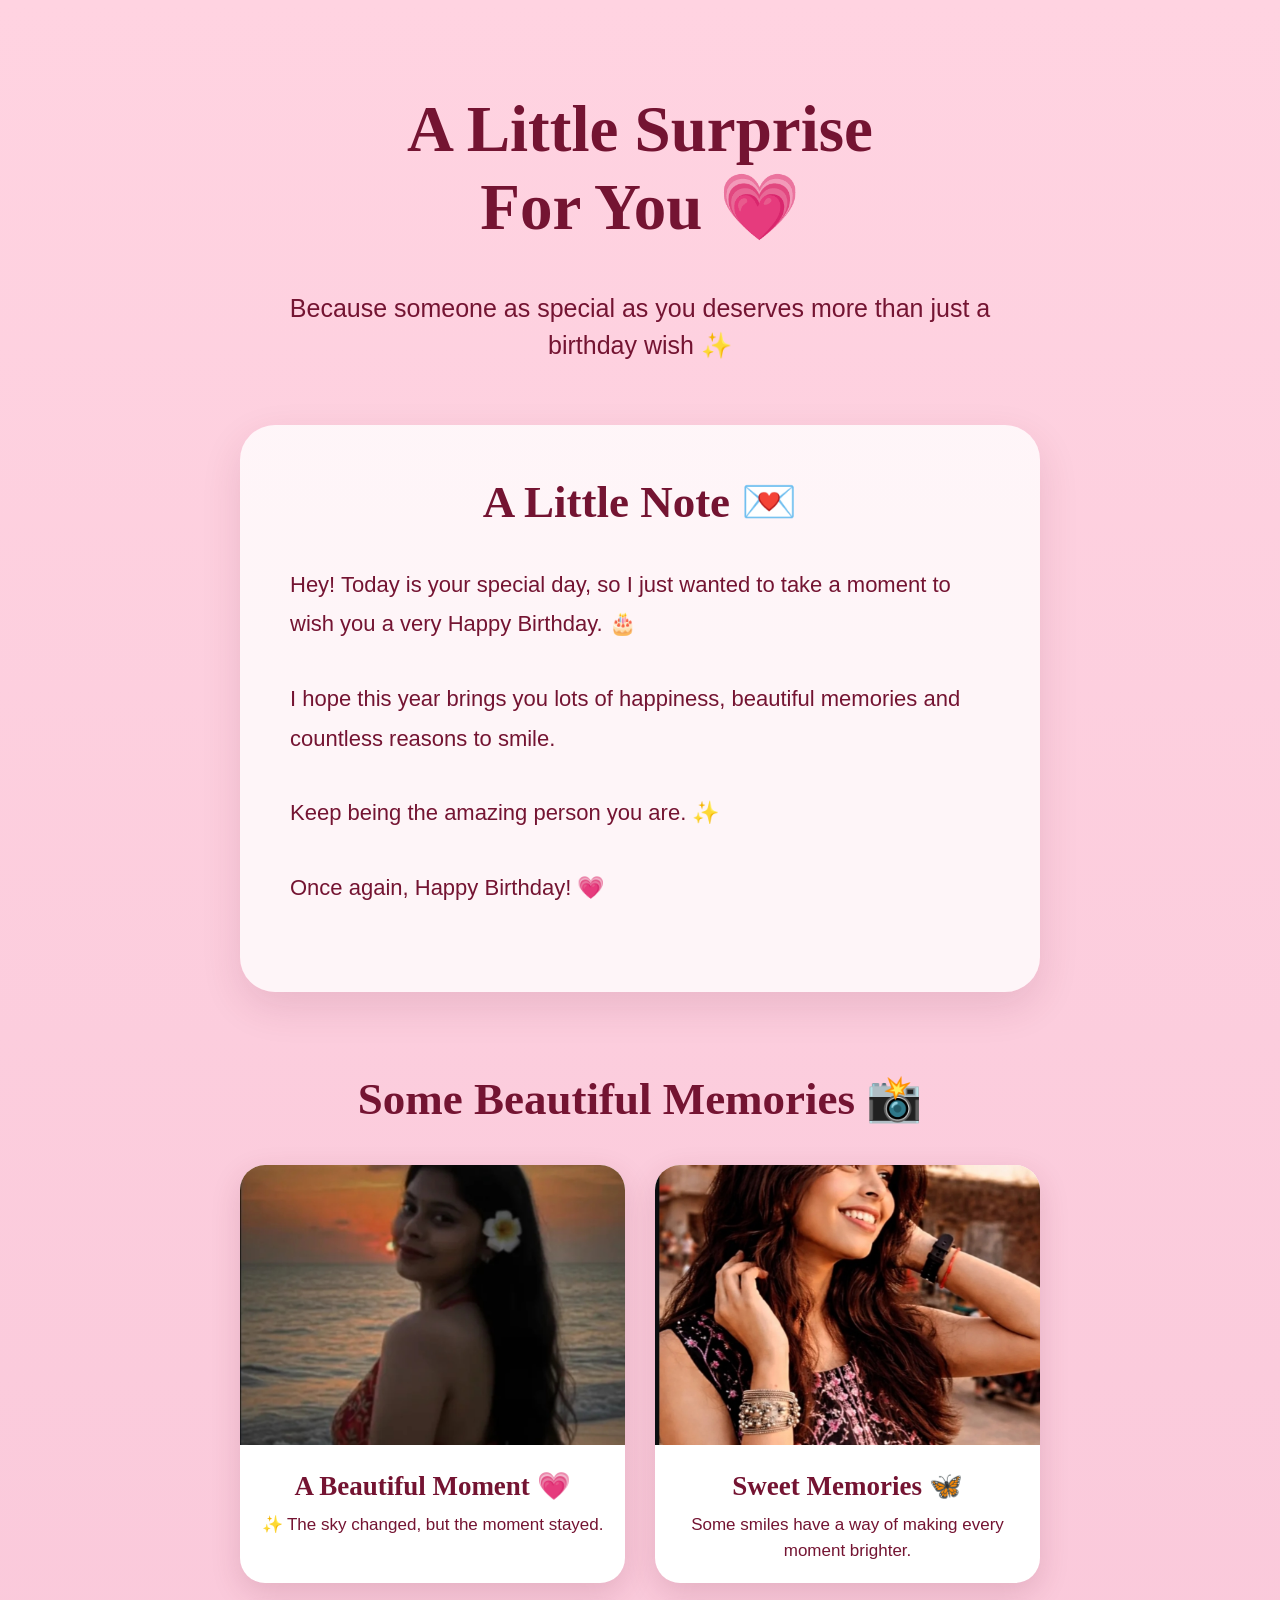
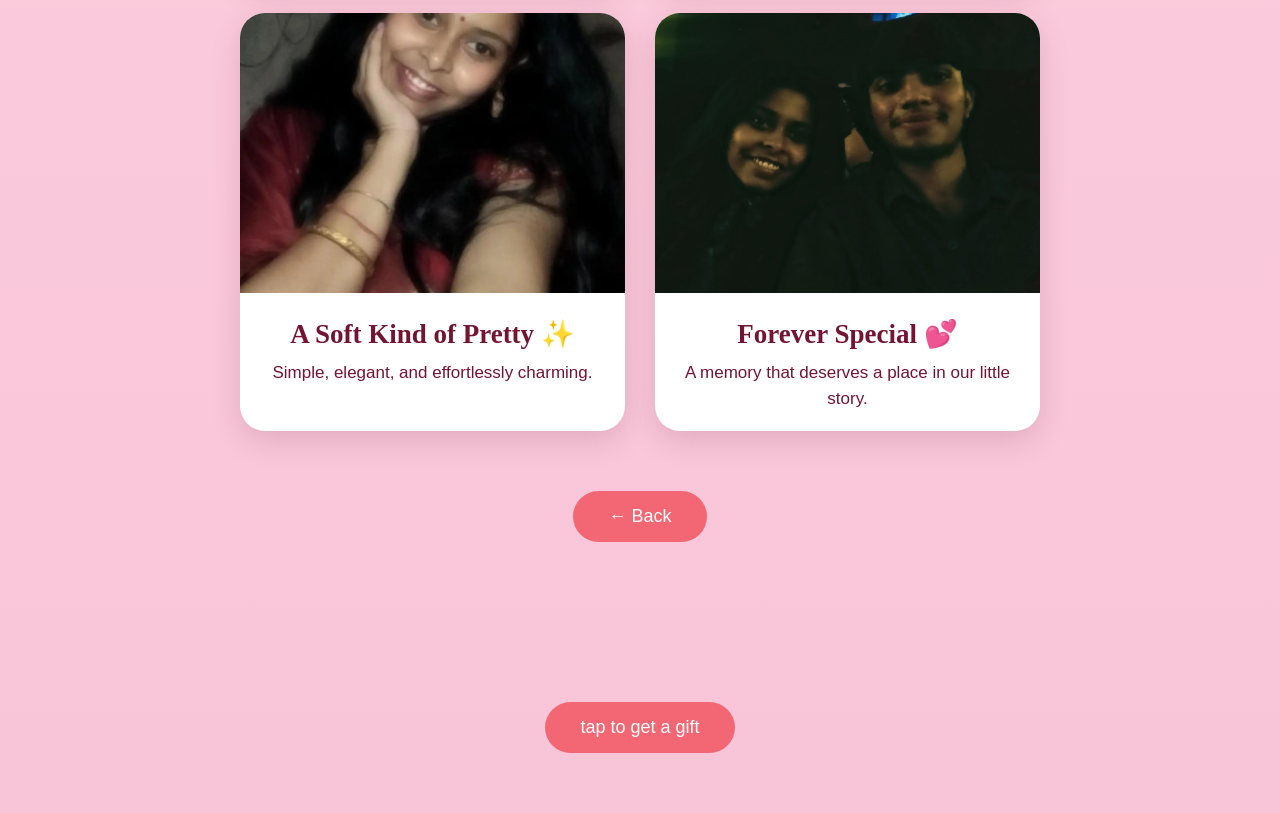
<file: Surprise1.html>
<!DOCTYPE html>
<html lang="en">
<head>

    <meta charset="UTF-8">
    <meta name="viewport"
          content="width=device-width, initial-scale=1.0">

    <title>A Little Surprise 💗</title>

  <link rel="stylesheet" href="index.css">

</head>

<body class="surprise">

    <div class="container">

        <!-- Heading -->

        <h1 class="surprise-title">
            A Little Surprise<br>
            For You 💗
        </h1>

        <p class="subtitle">
            Because someone as special as you
            deserves more than just a birthday wish ✨
        </p>


        <!-- NOTE CARD -->

        <div class="note-card">

            <h2>
                A Little Note 💌
            </h2>

            <p>
                Hey! Today is your special day, so I
                just wanted to take a moment to wish
                you a very Happy Birthday. 🎂
            </p>

            <p>
                I hope this year brings you lots of
                happiness, beautiful memories and
                countless reasons to smile.
            </p>

            <p>
                Keep being the amazing person you are. ✨
            </p>

            <p>
                Once again, Happy Birthday! 💗
            </p>

        </div>


        <!-- MEMORY SECTION -->

        <h2 class="memory-title">
            Some Beautiful Memories 📸
        </h2>


        <div class="memory-container">


            <!-- MEMORY CARD 1 -->

            <div class="memory-card">

                <img src="IMG_20260914_151702.jpg"
                     alt="Memory 1">

                <div class="memory-text">

                    <h3>
                        A Beautiful Moment 💗
                    </h3>

                    <p>
                        ✨
The sky changed, but the moment stayed.
                    </p>

                </div>

            </div>


            <!-- MEMORY CARD 2 -->

            <div class="memory-card">

                <img src="IMG_20260919_145452.jpg"
                     alt="Memory 2">

                <div class="memory-text">

                    <h3>
                        Sweet Memories 🦋
                    </h3>

                    <p>
                        Some smiles have a way of making every moment brighter.
                    </p>

                </div>

            </div>


            <!-- MEMORY CARD 3 -->

            <div class="memory-card">

                <img src="IMG_20260919_150348.jpg"
                     alt="Memory 3">

                <div class="memory-text">

                    <h3>
                      A Soft Kind of Pretty ✨
                    </h3>

                    <p>
                        Simple, elegant, and effortlessly charming.
                    </p>

                </div>

            </div>


            <!-- MEMORY CARD 4 -->

            <div class="memory-card">

                <img src="IMG_20260920_122908.jpg"
                     alt="Memory 4">

                <div class="memory-text">

                    <h3>
                        Forever Special 💕
                    </h3>

                    <p>
                        A memory that deserves
                        a place in our little story.
                    </p>

                </div>

            </div>

        </div>


        <!-- BACK BUTTON -->

        <a href="1index.html" class="back-btn">
            ← Back
        </a>

    </div>
  <a href="Heart1.html"class="open-btn">tap to get a gift</a>

</body>
</html>
</file>
<file: index.css>
* {
    box-sizing: border-box;
}

body {
    margin: 0;
    font-family: Arial, sans-serif;
    color: #741432;
}

/* =========================
   COMMON
========================= */

.container {
    width: 100%;
    max-width: 900px;
    margin: auto;
    padding: 40px 25px;
}


/* =========================
   FIRST PAGE
========================= */

.home {
    min-height: 100vh;

    background: linear-gradient(
        #f9bfd3,
        #f8c9dc
    );

    text-align: center;
    overflow-x: hidden;
}

.butterflies {
    font-size: 45px;
    margin-top: 130px;
}

.home h1 {
    font-family: cursive;
    font-size: 65px;
    line-height: 1.2;
    margin: 30px 0;
}

.intro {
    font-size: 24px;
    line-height: 1.7;
    max-width: 750px;
    margin: 30px auto;
}

.celebrate-btn {
    display: block;

    width: 80%;
    max-width: 600px;

    margin: 60px auto;

    padding: 25px;

    background: #f26773;

    color: white;

    text-decoration: none;

    border-radius: 50px;

    font-size: 25px;
    font-weight: bold;

    transition: 0.3s;
}

.celebrate-btn:hover {
    transform: scale(1.05);
}

.scroll {
    font-size: 70px;
    margin-top: 120px;
}


/* Floating hearts */

.floating-heart {
    position: fixed;
    font-size: 45px;
    animation: float 3s infinite ease-in-out;
}

.heart1 {
    top: 25%;
    left: 15%;
}

.heart2 {
    top: 45%;
    right: 12%;
}

.heart3 {
    bottom: 15%;
    left: 20%;
}

@keyframes float {

    0% {
        transform: translateY(0);
    }

    50% {
        transform: translateY(-20px);
    }

    100% {
        transform: translateY(0);
    }

}


/* =========================
   SECOND PAGE
========================= */

.surprise {
    min-height: 100vh;

    background: linear-gradient(
        #ffd3e1,
        #f8c5d8
    );

    text-align: center;
}

.surprise-title {
    font-family: cursive;

    font-size: 65px;

    line-height: 1.2;

    margin-top: 50px;
}

.subtitle {
    font-size: 25px;

    line-height: 1.5;

    margin: 30px auto 60px;

    max-width: 750px;
}


/* =========================
   NOTE CARD
========================= */

.note-card {

    background: rgba(255,255,255,0.8);

    padding: 50px;

    border-radius: 35px;

    max-width: 800px;

    margin: auto;

    box-shadow: 0 15px 40px
                rgba(100, 20, 50, 0.12);
}

.note-card h2 {

    font-family: cursive;

    font-size: 45px;

    margin-top: 0;
}

.note-card p {

    font-size: 22px;

    line-height: 1.8;

    text-align: left;

    margin: 35px 0;
}


/* =========================
   MEMORY
========================= */

.memory-title {

    font-family: cursive;

    font-size: 45px;

    margin: 80px 0 40px;
}


/* Memory cards */

.memory-container {

    display: grid;

    grid-template-columns:
        repeat(2, 1fr);

    gap: 30px;

    max-width: 800px;

    margin: auto;
}


.memory-card {

    background: white;

    border-radius: 25px;

    overflow: hidden;

    box-shadow:
        0 10px 30px
        rgba(100, 20, 50, 0.15);

    transition: 0.3s;
}

.memory-card:hover {

    transform:
        translateY(-10px)
        rotate(1deg);
}


.memory-card img {

    width: 100%;

    height: 280px;

    object-fit: cover;

    display: block;
}


.memory-text {

    padding: 20px;
}

.memory-text h3 {

    font-family: cursive;

    font-size: 27px;

    margin: 5px 0 10px;
}

.memory-text p {

    font-size: 17px;

    line-height: 1.5;

    margin: 0;
}


/* Back button */

.back-btn {

    display: inline-block;

    margin: 60px 0;

    padding: 15px 35px;

    background: #f26773;

    color: white;

    text-decoration: none;

    border-radius: 30px;

    font-size: 18px;
}

.open-btn{
  display: inline-block;

    margin: 60px 0;

    padding: 15px 35px;

    background: #f26773;

    color: white;

    text-decoration: none;

    border-radius: 30px;

    font-size: 18px;
  
}

/* =========================
   MOBILE
========================= */

@media (max-width: 600px) {

    .home h1,
    .surprise-title {
        font-size: 45px;
    }

    .intro,
    .subtitle {
        font-size: 19px;
    }

    .celebrate-btn {
        width: 90%;
        font-size: 20px;
    }

    .note-card {
        padding: 30px 22px;
    }

    .note-card h2 {
        font-size: 35px;
    }

    .note-card p {
        font-size: 18px;
    }

    .memory-container {
        grid-template-columns: 1fr;
    }

    .memory-card img {
        height: 300px;
    }

}

/* =================================
   HEART PAGE
================================= */

.heart-page {

    margin: 0;

    min-height: 100vh;

    overflow: hidden;

    background:
        radial-gradient(
            circle at center,
            #ffe6ef,
            #f8bfd3
        );

    color: #741432;

    font-family: Arial, sans-serif;
}


.heart-scene {

    min-height: 100vh;

    position: relative;

    display: flex;

    justify-content: center;

    align-items: center;

    flex-direction: column;

}


/* =================================
   MAIN HEART
================================= */

.main-heart {

    font-size: 120px;

    position: absolute;

    top: 35%;

    left: 50%;

    transform: translate(-50%, -50%);

    filter:
        drop-shadow(
            0 10px 20px
            rgba(120, 20, 60, 0.25)
        );

    animation: heartBeat 1.5s infinite;

    z-index: 5;

}


@keyframes heartBeat {

    0%, 100% {
        transform:
            translate(-50%, -50%)
            scale(1);
    }

    50% {
        transform:
            translate(-50%, -50%)
            scale(1.15);
    }

}


/* =================================
   ARROW
================================= */

.heart-arrow {

    position: absolute;

    top: 65%;

    left: 50%;

    transform: translateX(-50%);

    width: 75px;

    height: 75px;

    border: none;

    border-radius: 50%;

    background: #f26773;

    color: white;

    font-size: 40px;

    cursor: pointer;

    box-shadow:
        0 10px 25px
        rgba(100, 20, 50, 0.25);

    transition: 0.3s;

    z-index: 10;

}


.heart-arrow:hover {

    transform:
        translateX(-50%)
        scale(1.1);

}


/* Arrow flying */

.heart-arrow.shoot {

    animation:
        arrowToHeart 1.2s
        ease-in-out forwards;

}


@keyframes arrowToHeart {

    0% {

        top: 65%;

        transform:
            translateX(-50%)
            rotate(0deg);

    }

    70% {

        top: 40%;

        transform:
            translateX(-50%)
            rotate(-10deg);

    }

    100% {

        top: 34%;

        transform:
            translateX(-50%)
            rotate(-10deg);

        opacity: 0;

    }

}


/* =================================
   MESSAGE
================================= */

.click-message {

    position: absolute;

    top: 75%;

    font-size: 18px;

    opacity: 0.8;

}


/* =================================
   TREE
================================= */

.tree-container {

    position: absolute;

    inset: 0;

    display: flex;

    flex-direction: column;

    align-items: center;

    justify-content: center;

    opacity: 0;

    pointer-events: none;

}


.tree-container.show {

    opacity: 1;

    pointer-events: auto;

    animation:
        treeAppear 1.5s ease forwards;

}


@keyframes treeAppear {

    from {

        opacity: 0;

        transform:
            scale(0.7)
            translateY(40px);

    }

    to {

        opacity: 1;

        transform:
            scale(1)
            translateY(0);

    }

}


/* =================================
   TREE TRUNK
================================= */

.tree {

    width: 360px;

    height: 430px;

    position: relative;

}


.trunk {

    position: absolute;

    bottom: 0;

    left: 50%;

    width: 45px;

    height: 260px;

    transform:
        translateX(-50%);

    background:
        linear-gradient(
            90deg,
            #613a2a,
            #8b563c,
            #613a2a
        );

    border-radius:
        20px 20px 10px 10px;

    transform-origin: bottom;

    animation:
        growTree 1.5s ease forwards;

}


@keyframes growTree {

    from {

        height: 0;

    }

    to {

        height: 260px;

    }

}


/* =================================
   BRANCHES
================================= */

.branch {

    position: absolute;

    height: 18px;

    background: #704331;

    border-radius: 20px;

    transform-origin: left center;

    opacity: 0;

}


.branch1 {

    width: 150px;

    left: 50%;

    top: 40%;

    transform:
        rotate(-35deg);

    animation:
        branchAppear 0.8s
        1.5s forwards;

}


.branch2 {

    width: 140px;

    left: 48%;

    top: 48%;

    transform:
        rotate(35deg);

    animation:
        branchAppear 0.8s
        1.8s forwards;

}


.branch3 {

    width: 120px;

    left: 50%;

    top: 30%;

    transform:
        rotate(-55deg);

    animation:
        branchAppear 0.8s
        2.1s forwards;

}


.branch4 {

    width: 110px;

    left: 48%;

    top: 35%;

    transform:
        rotate(55deg);

    animation:
        branchAppear 0.8s
        2.4s forwards;

}


.branch5 {

    width: 100px;

    left: 50%;

    top: 22%;

    transform:
        rotate(-5deg);

    animation:
        branchAppear 0.8s
        2.7s forwards;

}


@keyframes branchAppear {

    to {

        opacity: 1;

    }

}

/* HEART LEAVES */

.tree-hearts {
    position: absolute;
    inset: 0;
    z-index: 10;
}

.tree-hearts span {
    position: absolute;
    display: block;

    font-size: 26px;

    opacity: 0;

    animation: heartGrow 0.8s ease forwards;
}

/* Positions */

.tree-hearts span:nth-child(1)  { left: 5%;  top: 25%; animation-delay: 3s; }
.tree-hearts span:nth-child(2)  { left: 15%; top: 15%; animation-delay: 3.1s; }
.tree-hearts span:nth-child(3)  { left: 25%; top: 28%; animation-delay: 3.2s; }
.tree-hearts span:nth-child(4)  { left: 35%; top: 12%; animation-delay: 3.3s; }
.tree-hearts span:nth-child(5)  { left: 45%; top: 22%; animation-delay: 3.4s; }
.tree-hearts span:nth-child(6)  { left: 55%; top: 10%; animation-delay: 3.5s; }
.tree-hearts span:nth-child(7)  { left: 65%; top: 20%; animation-delay: 3.6s; }
.tree-hearts span:nth-child(8)  { left: 75%; top: 15%; animation-delay: 3.7s; }
.tree-hearts span:nth-child(9)  { left: 85%; top: 28%; animation-delay: 3.8s; }

.tree-hearts span:nth-child(10) { left: 2%;  top: 40%; animation-delay: 3.9s; }
.tree-hearts span:nth-child(11) { left: 12%; top: 45%; animation-delay: 4s; }
.tree-hearts span:nth-child(12) { left: 22%; top: 38%; animation-delay: 4.1s; }
.tree-hearts span:nth-child(13) { left: 32%; top: 48%; animation-delay: 4.2s; }
.tree-hearts span:nth-child(14) { left: 42%; top: 35%; animation-delay: 4.3s; }
.tree-hearts span:nth-child(15) { left: 52%; top: 45%; animation-delay: 4.4s; }
.tree-hearts span:nth-child(16) { left: 62%; top: 38%; animation-delay: 4.5s; }
.tree-hearts span:nth-child(17) { left: 72%; top: 48%; animation-delay: 4.6s; }
.tree-hearts span:nth-child(18) { left: 82%; top: 40%; animation-delay: 4.7s; }

.tree-hearts span:nth-child(19) { left: 8%;  top: 58%; animation-delay: 4.8s; }
.tree-hearts span:nth-child(20) { left: 18%; top: 62%; animation-delay: 4.9s; }
.tree-hearts span:nth-child(21) { left: 28%; top: 55%; animation-delay: 5s; }
.tree-hearts span:nth-child(22) { left: 38%; top: 65%; animation-delay: 5.1s; }
.tree-hearts span:nth-child(23) { left: 48%; top: 55%; animation-delay: 5.2s; }
.tree-hearts span:nth-child(24) { left: 58%; top: 65%; animation-delay: 5.3s; }
.tree-hearts span:nth-child(25) { left: 68%; top: 55%; animation-delay: 5.4s; }
.tree-hearts span:nth-child(26) { left: 78%; top: 62%; animation-delay: 5.5s; }
.tree-hearts span:nth-child(27) { left: 88%; top: 55%; animation-delay: 5.6s; }

.tree-hearts span:nth-child(28) { left: 15%; top: 72%; animation-delay: 5.7s; }
.tree-hearts span:nth-child(29) { left: 27%; top: 76%; animation-delay: 5.8s; }
.tree-hearts span:nth-child(30) { left: 40%; top: 72%; animation-delay: 5.9s; }
.tree-hearts span:nth-child(31) { left: 52%; top: 76%; animation-delay: 6s; }
.tree-hearts span:nth-child(32) { left: 64%; top: 72%; animation-delay: 6.1s; }
.tree-hearts span:nth-child(33) { left: 76%; top: 76%; animation-delay: 6.2s; }
.tree-hearts span:nth-child(34) { left: 88%; top: 70%; animation-delay: 6.3s; }


@keyframes heartGrow {

    0% {
        opacity: 0;
        transform: scale(0);
    }

    70% {
        opacity: 1;
        transform: scale(1.3);
    }

    100% {
        opacity: 1;
        transform: scale(1);
    }
}


/* =================================
   FINAL TEXT
================================= */

.tree-container h1 {

    font-family: cursive;

    font-size: 38px;

    margin: -20px 0 5px;

}


.tree-container p {

    font-size: 18px;

}


/* MOBILE */

@media (max-width: 600px) {

    .main-heart {

        font-size: 100px;

    }

    .tree {

        transform: scale(0.8);

    }

    .tree-container h1 {

        font-size: 28px;

    }

}
/* =========================================
   BETTER HEART TREE
========================================= */

.tree {
    width: 380px;
    height: 470px;
    position: relative;
}


/* MAIN TRUNK */

.trunk {
    position: absolute;

    bottom: 0;
    left: 50%;

    width: 65px;
    height: 270px;

    transform: translateX(-50%);

    background:
        linear-gradient(
            90deg,
            #4d2c20,
            #79503a,
            #9b6749,
            #6a402d,
            #44261c
        );

    border-radius:
        45% 55% 12px 12px;

    box-shadow:
        inset 8px 0 8px rgba(0,0,0,0.15);

    animation: trunkGrow 1.5s ease forwards;
}


/* ROOTS */

.trunk::before,
.trunk::after {
    content: "";

    position: absolute;

    bottom: -8px;

    width: 100px;
    height: 35px;

    background: #5b3526;

    border-radius: 50%;
}

.trunk::before {
    left: -55px;
    transform: rotate(12deg);
}

.trunk::after {
    right: -55px;
    transform: rotate(-12deg);
}


@keyframes trunkGrow {

    from {
        height: 0;
    }

    to {
        height: 270px;
    }

}


/* =========================================
   CURVED BRANCHES
========================================= */

.branch {
    position: absolute;

    background:
        linear-gradient(
            90deg,
            #4d2c20,
            #79503a,
            #5a3426
        );

    border-radius: 100px;

    transform-origin: bottom center;

    opacity: 0;

    box-shadow:
        inset 3px 2px 4px rgba(0,0,0,0.15);
}


/* LEFT BIG BRANCH */

.branch1 {

    width: 35px;
    height: 180px;

    left: 45%;

    bottom: 170px;

    transform:
        rotate(-48deg);

    animation:
        branchGrow 1s 1.4s forwards;
}


/* RIGHT BIG BRANCH */

.branch2 {

    width: 35px;
    height: 145px;

    left: 52%;

    bottom: 170px;

    transform:
        rotate(48deg);

    animation:
        branchGrow 1s 1.7s forwards;
}


/* LEFT TOP BRANCH */

.branch3 {

    width: 27px;
    height: 140px;

    left: 44%;

    bottom: 275px;

    transform:
        rotate(-35deg);

    animation:
        branchGrow 1s 2s forwards;
}


/* RIGHT TOP BRANCH */

.branch4 {

    width: 27px;
    height: 140px;

    left: 51%;

    bottom: 280px;

    transform:
        rotate(38deg);

    animation:
        branchGrow 1s 2.3s forwards;
}


/* CENTER TOP */

.branch5 {

    width: 25px;
    height: 125px;

    left: 49%;

    bottom: 305px;

    transform:
        rotate(4deg);

    animation:
        branchGrow 1s 2.6s forwards;
}


@keyframes branchGrow {

    from {
        opacity: 0;
        transform:
            scaleY(0)
            rotate(0deg);
    }

    to {
        opacity: 1;
    }

}


/* =========================================
   HEART LEAVES
========================================= */

.tree-hearts span {

    position: absolute;

    font-size: 28px;

    opacity: 0;

    filter:
        drop-shadow(
            0 3px 5px
            rgba(100,20,50,0.18)
        );

    animation:
        heartGrow 0.6s forwards;
}


/* Lots of hearts */

.tree-hearts span:nth-child(1)  { left: 5%;  top: 25%; animation-delay: 2.8s; }
.tree-hearts span:nth-child(2)  { left: 12%; top: 18%; animation-delay: 2.9s; }
.tree-hearts span:nth-child(3)  { left: 20%; top: 30%; animation-delay: 3s; }
.tree-hearts span:nth-child(4)  { left: 28%; top: 15%; animation-delay: 3.1s; }
.tree-hearts span:nth-child(5)  { left: 35%; top: 23%; animation-delay: 3.2s; }
.tree-hearts span:nth-child(6)  { left: 43%; top: 10%; animation-delay: 3.3s; }
.tree-hearts span:nth-child(7)  { left: 51%; top: 18%; animation-delay: 3.4s; }
.tree-hearts span:nth-child(8)  { left: 59%; top: 12%; animation-delay: 3.5s; }
.tree-hearts span:nth-child(9)  { left: 68%; top: 22%; animation-delay: 3.6s; }
.tree-hearts span:nth-child(10) { left: 76%; top: 16%; animation-delay: 3.7s; }
.tree-hearts span:nth-child(11) { left: 84%; top: 27%; animation-delay: 3.8s; }

.tree-hearts span:nth-child(12) { left: 2%;  top: 38%; animation-delay: 3.9s; }
.tree-hearts span:nth-child(13) { left: 10%; top: 45%; animation-delay: 4s; }
.tree-hearts span:nth-child(14) { left: 18%; top: 40%; animation-delay: 4.1s; }
.tree-hearts span:nth-child(15) { left: 27%; top: 35%; animation-delay: 4.2s; }
.tree-hearts span:nth-child(16) { left: 35%; top: 43%; animation-delay: 4.3s; }
.tree-hearts span:nth-child(17) { left: 44%; top: 32%; animation-delay: 4.4s; }
.tree-hearts span:nth-child(18) { left: 53%; top: 38%; animation-delay: 4.5s; }
.tree-hearts span:nth-child(19) { left: 62%; top: 30%; animation-delay: 4.6s; }
.tree-hearts span:nth-child(20) { left: 71%; top: 40%; animation-delay: 4.7s; }
.tree-hearts span:nth-child(21) { left: 80%; top: 35%; animation-delay: 4.8s; }
.tree-hearts span:nth-child(22) { left: 89%; top: 44%; animation-delay: 4.9s; }

.tree-hearts span:nth-child(23) { left: 5%;  top: 55%; animation-delay: 5s; }
.tree-hearts span:nth-child(24) { left: 15%; top: 52%; animation-delay: 5.1s; }
.tree-hearts span:nth-child(25) { left: 25%; top: 58%; animation-delay: 5.2s; }
.tree-hearts span:nth-child(26) { left: 35%; top: 53%; animation-delay: 5.3s; }
.tree-hearts span:nth-child(27) { left: 45%; top: 48%; animation-delay: 5.4s; }
.tree-hearts span:nth-child(28) { left: 55%; top: 55%; animation-delay: 5.5s; }
.tree-hearts span:nth-child(29) { left: 65%; top: 50%; animation-delay: 5.6s; }
.tree-hearts span:nth-child(30) { left: 75%; top: 57%; animation-delay: 5.7s; }
.tree-hearts span:nth-child(31) { left: 85%; top: 53%; animation-delay: 5.8s; }

.tree-hearts span:nth-child(32) { left: 12%; top: 67%; animation-delay: 5.9s; }
.tree-hearts span:nth-child(33) { left: 24%; top: 70%; animation-delay: 6s; }
.tree-hearts span:nth-child(34) { left: 37%; top: 65%; animation-delay: 6.1s; }
.tree-hearts span:nth-child(35) { left: 50%; top: 69%; animation-delay: 6.2s; }
.tree-hearts span:nth-child(36) { left: 63%; top: 66%; animation-delay: 6.3s; }
.tree-hearts span:nth-child(37) { left: 76%; top: 70%; animation-delay: 6.4s; }
.tree-hearts span:nth-child(38) { left: 87%; top: 65%; animation-delay: 6.5s; }


@keyframes heartGrow {

    from {
        opacity: 0;
        transform: scale(0) rotate(-20deg);
    }

    70% {
        transform: scale(1.2) rotate(10deg);
    }

    to {
        opacity: 1;
        transform: scale(1) rotate(0deg);
    }

}
/* =========================
   FAIRY LIGHTS
========================= */

.fairy-lights {
    position: absolute;
    top: 45px;
    left: 0;
    width: 100%;
    height: 45px;

    display: flex;
    justify-content: space-around;
    align-items: center;
}

.wire {
    position: absolute;
    top: 18px;
    left: 0;
    width: 100%;
    height: 3px;

    background: #555;
    opacity: 0.5;
}

.bulb {
    width: 13px;
    height: 13px;

    background: #fff;
    border-radius: 50%;

    box-shadow:
        0 0 8px #fff,
        0 0 18px #ff8fc0,
        0 0 30px #ff8fc0;

    z-index: 2;

    animation: blink 1.5s infinite alternate;
}

.bulb:nth-child(2) {
    animation-delay: .2s;
}

.bulb:nth-child(3) {
    animation-delay: .4s;
}

.bulb:nth-child(4) {
    animation-delay: .6s;
}

.bulb:nth-child(5) {
    animation-delay: .8s;
}

.bulb:nth-child(6) {
    animation-delay: 1s;
}

.bulb:nth-child(7) {
    animation-delay: .3s;
}

.bulb:nth-child(8) {
    animation-delay: .7s;
}

@keyframes blink {

    from {
        opacity: .45;
        transform: scale(.8);
    }

    to {
        opacity: 1;
        transform: scale(1.15);
    }

}

/* Center content */

.message-box {
    text-align: center;
    z-index: 5;

    animation: appear 1.5s ease;
}

@keyframes appear {

    from {
        opacity: 0;
        transform: translateY(30px);
    }

    to {
        opacity: 1;
        transform: translateY(0);
    }

}

/* Almost there text */

.title {
    font-size: 25px;
    font-weight: bold;

    color: #8f3159;

    margin-bottom: 25px;

    text-shadow:
        0 2px 10px rgba(255, 105, 160, .3);
}

.fairy-lights {
    position: absolute;
    top: 45px;
    left: 0;
    width: 100%;
    height: 45px;
    z-index: 100;
    pointer-events: none;
}

.fairy-lights::before {
    content: "";
    position: absolute;
    top: 18px;
    left: 0;
    width: 100%;
    height: 4px;
    background: #5f555c;
}

.bulb {
    position: absolute;
    top: 20px;
    width: 15px;
    height: 15px;
    background: white;
    border-radius: 50%;

    box-shadow:
        0 0 8px white,
        0 0 18px white,
        0 0 30px #ffd6eb;

    animation: bulbGlow 1.5s infinite alternate;
}

.bulb:nth-child(1) { left: 6%; }
.bulb:nth-child(2) { left: 18%; }
.bulb:nth-child(3) { left: 31%; }
.bulb:nth-child(4) { left: 44%; }
.bulb:nth-child(5) { left: 56%; }
.bulb:nth-child(6) { left: 69%; }
.bulb:nth-child(7) { left: 82%; }
.bulb:nth-child(8) { left: 94%; }

@keyframes bulbGlow {
    from {
        opacity: 0.65;
        transform: scale(0.9);
    }

    to {
        opacity: 4;
        transform: scale(1.15);
    }
}
/* Text ko hearts ke upar rakhna */
.tree h1 {
    position: relative;
    top: -120px;
    z-index: 100;
}

.tree p {
    position: relative;
    top: -120px;
    z-index: 100;
}
</file>
